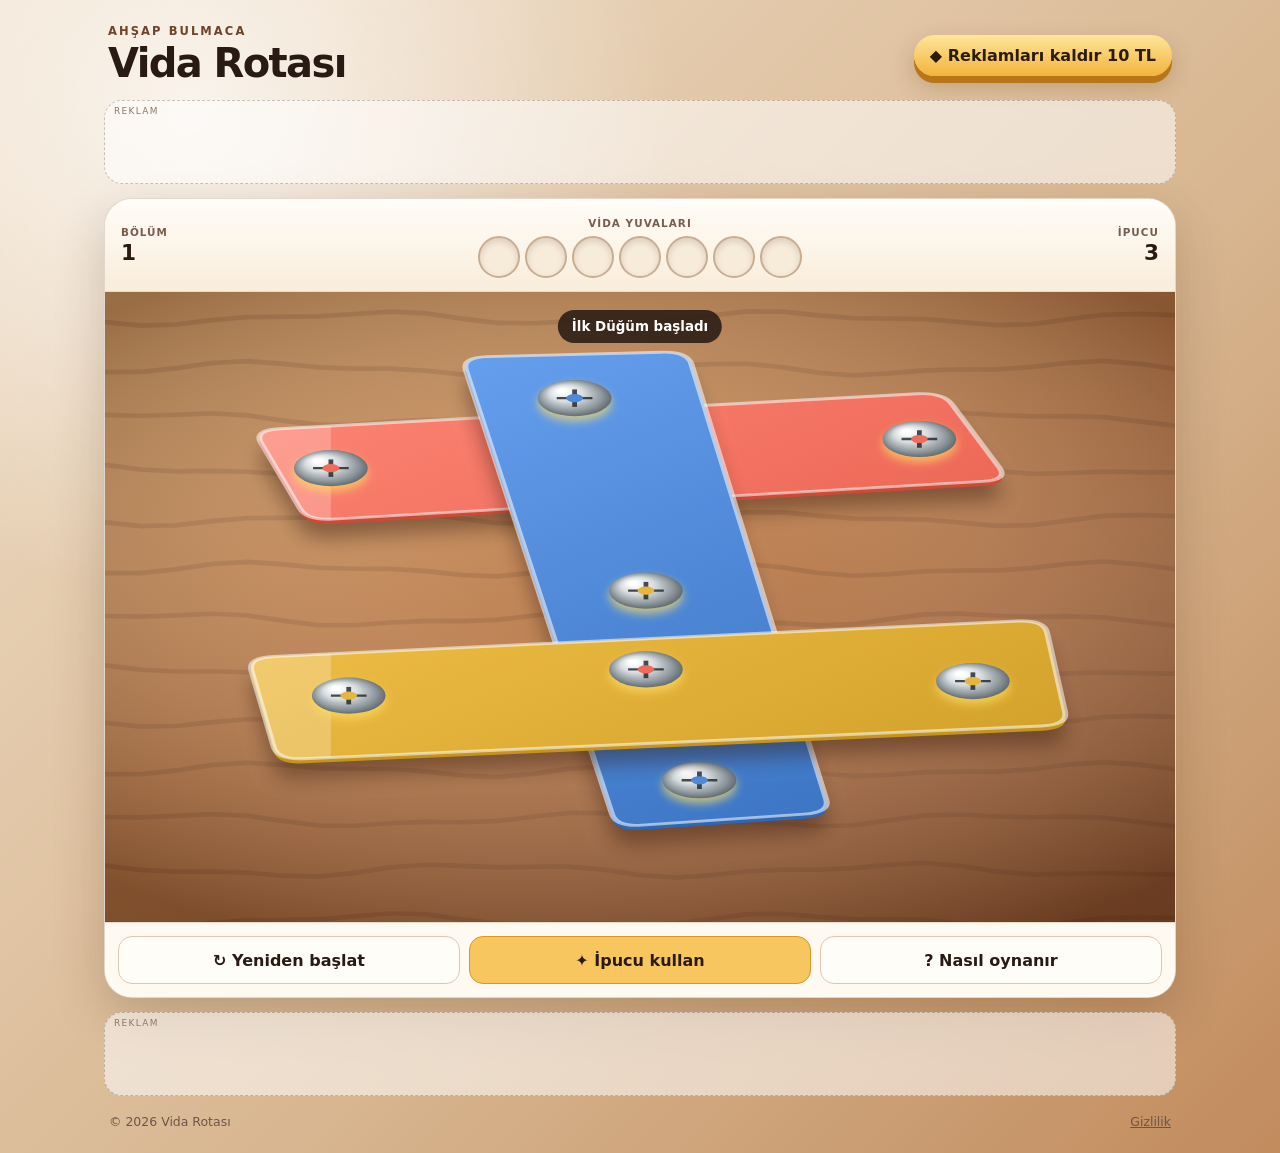
<file: index.html>
<!doctype html>
<html lang="tr">
<head>
  <meta charset="utf-8" />
  <meta
    name="viewport"
    content="width=device-width, initial-scale=1, viewport-fit=cover"
  />

  <meta name="theme-color" content="#6f4328" />

  <meta
    name="description"
    content="Vida Rotası: renkleri eşleştir, vidaları doğru sırayla sök ve parçaları serbest bırak."
  />

  <title>Vida Rotası</title>

  <link rel="manifest" href="manifest.webmanifest" />
  <link rel="stylesheet" href="style.css" />
</head>

<body>
  <div class="app" id="app">

    <header class="topbar">
      <div>
        <p class="eyebrow">AHŞAP BULMACA</p>
        <h1>Vida Rotası</h1>
      </div>

      <button
        class="premium-button"
        id="premiumButton"
        type="button"
        aria-label="Reklamları kaldır"
      >
        <span>◆</span>
        Reklamları kaldır
        <strong>10 TL</strong>
      </button>
    </header>

    <aside
      class="ad-wrap ad-top"
      data-ad-container
      aria-label="Reklam alanı"
    >
      <span class="ad-label">REKLAM</span>

      <div class="ad-placeholder">
        AdSense üst reklam alanı
      </div>

      <ins
        class="adsbygoogle"
        style="display:block"
        data-ad-client=""
        data-ad-slot=""
        data-ad-format="auto"
        data-full-width-responsive="true"
      ></ins>
    </aside>

    <main class="game-card">

      <section class="hud" aria-label="Oyun bilgileri">

        <div class="hud-item">
          <span>BÖLÜM</span>
          <strong id="levelLabel">1</strong>
        </div>

        <div class="hud-center">
          <span>VİDA YUVALARI</span>

          <div
            class="slots"
            id="slots"
            aria-label="Toplanan vidalar"
          ></div>
        </div>

        <div class="hud-item hud-right">
          <span>İPUCU</span>
          <strong id="hintCount">3</strong>
        </div>

      </section>

      <section class="canvas-shell">

        <canvas
          id="gameCanvas"
          width="900"
          height="1080"
          aria-label="Vida Rotası oyun alanı"
        ></canvas>

        <div
          class="toast"
          id="toast"
          role="status"
          aria-live="polite"
        ></div>

      </section>

      <section class="controls" aria-label="Oyun kontrolleri">

        <button
          class="control-button"
          id="restartButton"
          type="button"
        >
          <span aria-hidden="true">↻</span>
          Yeniden başlat
        </button>

        <button
          class="control-button primary"
          id="hintButton"
          type="button"
        >
          <span aria-hidden="true">✦</span>
          İpucu kullan
        </button>

        <button
          class="control-button"
          id="helpButton"
          type="button"
        >
          <span aria-hidden="true">?</span>
          Nasıl oynanır
        </button>

      </section>

    </main>

    <aside
      class="ad-wrap ad-bottom"
      data-ad-container
      aria-label="Reklam alanı"
    >
      <span class="ad-label">REKLAM</span>

      <div class="ad-placeholder">
        AdSense alt reklam alanı
      </div>

      <ins
        class="adsbygoogle"
        style="display:block"
        data-ad-client=""
        data-ad-slot=""
        data-ad-format="auto"
        data-full-width-responsive="true"
      ></ins>
    </aside>

    <footer>
      <span>
        ©️ <span id="year"></span> Vida Rotası
      </span>

      <a href="privacy.html">Gizlilik</a>
    </footer>

  </div>

  <dialog class="modal" id="resultModal">

    <div class="modal-icon" id="resultIcon">★</div>

    <h2 id="resultTitle">
      Bölüm tamamlandı
    </h2>

    <p id="resultText">
      Bütün parçaları serbest bıraktın.
    </p>

    <div
      class="stars"
      id="resultStars"
      aria-label="Bölüm yıldızları"
    >
      ★★★
    </div>

    <div class="modal-actions">

      <button
        class="modal-secondary"
        id="resultRestart"
        type="button"
      >
        Tekrar oyna
      </button>

      <button
        class="modal-primary"
        id="nextLevelButton"
        type="button"
      >
        Sonraki bölüm
      </button>

    </div>

  </dialog>

  <dialog class="modal" id="helpModal">

    <div class="modal-icon">?</div>

    <h2>Nasıl oynanır?</h2>

    <ol class="help-list">
      <li>Üstünde başka parça olmayan bir vidaya dokun.</li>
      <li>Vidalar yukarıdaki yedi yuvaya gider.</li>
      <li>Aynı renkten üç vida birikince yuvalardan silinir.</li>
      <li>Yedi yuva tamamen dolarsa bölümü kaybedersin.</li>
      <li>Tüm vidaları söküp parçaları düşürürsen kazanırsın.</li>
    </ol>

    <button
      class="modal-primary wide"
      data-close-dialog="helpModal"
      type="button"
    >
      Anladım
    </button>

  </dialog>

  <dialog class="modal" id="premiumModal">

    <div class="modal-icon">◆</div>

    <h2>Reklamları kaldır</h2>

    <p>
      Tek seferlik <strong>10 TL</strong> ödeme ile
      bu cihazda reklam alanlarını kapat.
    </p>

    <p class="small-note" id="premiumNote">
      Gerçek ödeme bağlantısı henüz ayarlanmamış.
    </p>

    <div class="modal-actions stacked">

      <button
        class="modal-primary"
        id="startPurchaseButton"
        type="button"
      >
        10 TL ile satın al
      </button>

      <button
        class="modal-secondary"
        id="demoPremiumButton"
        type="button"
      >
        Sadece test için etkinleştir
      </button>

      <button
        class="text-button"
        data-close-dialog="premiumModal"
        type="button"
      >
        Vazgeç
      </button>

    </div>

  </dialog>

  <script src="config.js"></script>
  <script src="ads.js"></script>
  <script src="game.js"></script>
</body>
</html>
</file>
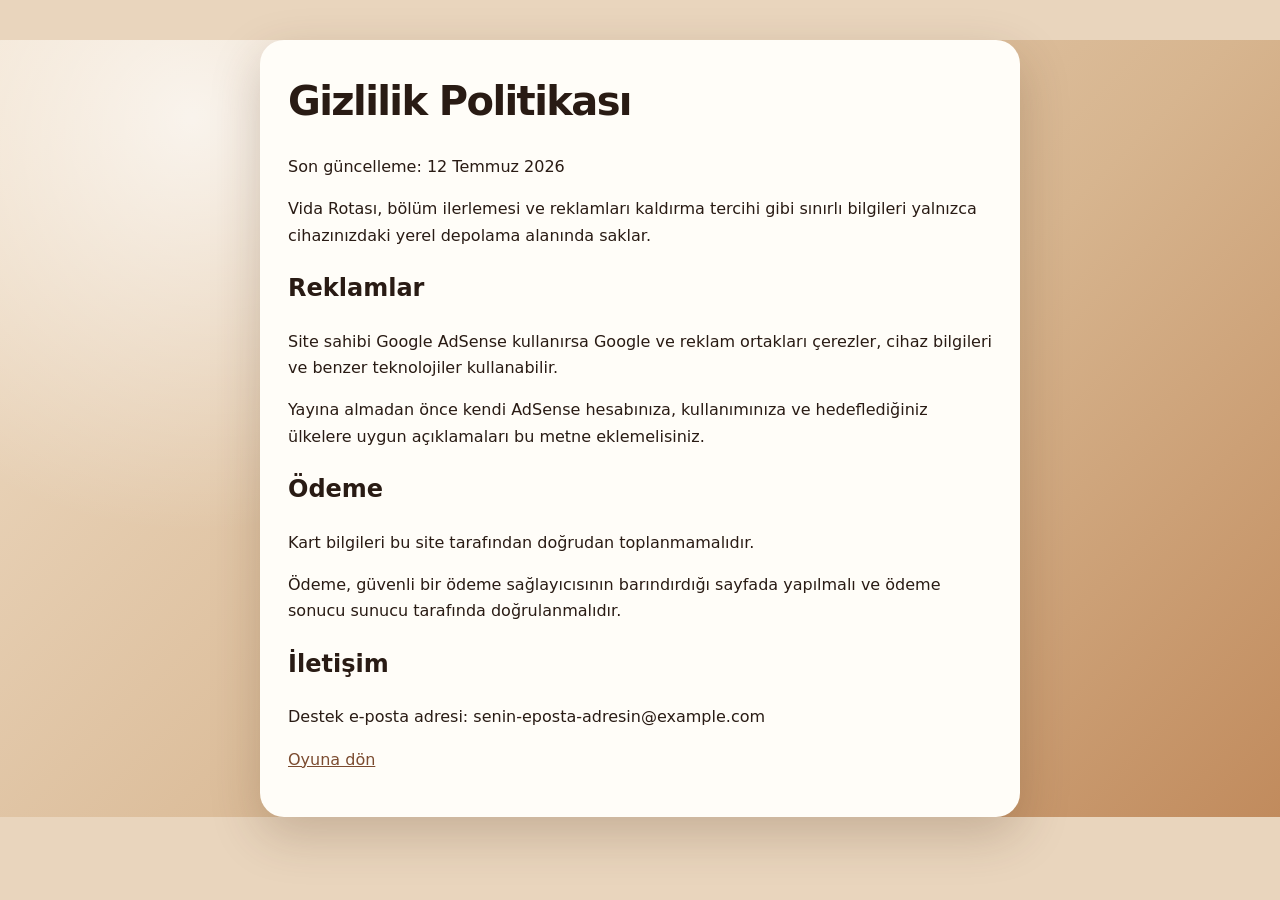
<file: privacy.html>
<!doctype html>
<html lang="tr">
<head>
  <meta charset="utf-8" />

  <meta
    name="viewport"
    content="width=device-width, initial-scale=1"
  />

  <title>
    Gizlilik Politikası | Vida Rotası
  </title>

  <link
    rel="stylesheet"
    href="style.css"
  />

  <style>
    .policy {
      max-width: 760px;
      margin: 40px auto;
      padding: 28px;

      border-radius: 24px;
      background: #fffdf8;

      box-shadow: var(--shadow);
      line-height: 1.65;
    }

    .policy h1 {
      margin-bottom: 20px;
    }

    .policy a {
      color: #7b4b2f;
    }
  </style>
</head>

<body>
  <main class="policy">

    <h1>Gizlilik Politikası</h1>

    <p>
      Son güncelleme:
      12 Temmuz 2026
    </p>

    <p>
      Vida Rotası, bölüm ilerlemesi ve
      reklamları kaldırma tercihi gibi
      sınırlı bilgileri yalnızca
      cihazınızdaki yerel depolama
      alanında saklar.
    </p>

    <h2>Reklamlar</h2>

    <p>
      Site sahibi Google AdSense
      kullanırsa Google ve reklam
      ortakları çerezler, cihaz
      bilgileri ve benzer teknolojiler
      kullanabilir.
    </p>

    <p>
      Yayına almadan önce kendi AdSense
      hesabınıza, kullanımınıza ve
      hedeflediğiniz ülkelere uygun
      açıklamaları bu metne eklemelisiniz.
    </p>

    <h2>Ödeme</h2>

    <p>
      Kart bilgileri bu site tarafından
      doğrudan toplanmamalıdır.
    </p>

    <p>
      Ödeme, güvenli bir ödeme
      sağlayıcısının barındırdığı sayfada
      yapılmalı ve ödeme sonucu sunucu
      tarafında doğrulanmalıdır.
    </p>

    <h2>İletişim</h2>

    <p>
      Destek e-posta adresi:
      senin-eposta-adresin@example.com
    </p>

    <p>
      <a href="index.html">
        Oyuna dön
      </a>
    </p>

  </main>
</body>
</html>
</file>
<file: style.css>
:root {
  --ink: #291b14;
  --muted: #785d4e;
  --cream: #fff8eb;
  --paper: #fffdf8;
  --wood-a: #d6a36d;
  --wood-b: #a9683d;
  --wood-dark: #6f4328;
  --accent: #f4b942;
  --danger: #c84545;
  --shadow: 0 18px 50px rgba(71, 39, 20, 0.22);
}

* {
  box-sizing: border-box;
}

html {
  min-height: 100%;
  background: #e9d5bd;
}

body {
  margin: 0;
  min-height: 100%;
  color: var(--ink);

  font-family:
    Inter,
    ui-rounded,
    "SF Pro Rounded",
    "Segoe UI",
    system-ui,
    sans-serif;

  background:
    radial-gradient(
      circle at 15% 10%,
      rgba(255, 255, 255, 0.72),
      transparent 32%
    ),
    linear-gradient(
      135deg,
      #f0dfc9,
      #d7b58f 60%,
      #c18b5d
    );
}

button,
a {
  -webkit-tap-highlight-color: transparent;
}

button {
  font: inherit;
}

.app {
  width: min(1100px, 100%);
  margin: 0 auto;

  padding:
    max(14px, env(safe-area-inset-top))
    14px
    max(24px, env(safe-area-inset-bottom));
}

.topbar {
  display: flex;
  align-items: center;
  justify-content: space-between;

  gap: 16px;
  padding: 10px 4px 14px;
}

.eyebrow {
  margin: 0 0 2px;
  color: var(--wood-dark);

  font-size: 0.72rem;
  font-weight: 900;
  letter-spacing: 0.18em;
}

h1 {
  margin: 0;
  font-size: clamp(1.55rem, 5vw, 2.5rem);
  letter-spacing: -0.04em;
}

.premium-button {
  border: 0;
  border-radius: 999px;
  padding: 11px 16px;

  color: #2c1c10;
  background:
    linear-gradient(
      180deg,
      #ffe59a,
      #f2b43c
    );

  box-shadow:
    0 7px 0 #b97619,
    0 10px 22px rgba(100, 58, 11, 0.25);

  font-weight: 800;
  cursor: pointer;
}

.premium-button:active {
  transform: translateY(4px);
  box-shadow: 0 3px 0 #b97619;
}

.premium-button.is-premium {
  background: #e8eadf;
  box-shadow: none;
  color: #53604f;
  cursor: default;
}

.ad-wrap {
  position: relative;
  min-height: 84px;
  margin: 0 auto 14px;

  border:
    1px dashed
    rgba(74, 47, 31, 0.28);

  border-radius: 18px;
  background: rgba(255, 255, 255, 0.54);
  overflow: hidden;

  display: grid;
  place-items: center;
}

.ad-bottom {
  margin-top: 14px;
  margin-bottom: 8px;
}

.ad-label {
  position: absolute;
  top: 5px;
  left: 9px;

  color: #8d786b;
  font-size: 0.56rem;
  letter-spacing: 0.15em;
}

.ad-placeholder {
  color: #9a8678;
  font-size: 0.82rem;
}

.adsbygoogle {
  width: 100%;
}

.game-card {
  overflow: hidden;

  border:
    1px solid
    rgba(90, 52, 25, 0.19);

  border-radius: 28px;
  background: var(--paper);
  box-shadow: var(--shadow);
}

.hud {
  display: grid;
  grid-template-columns: 90px 1fr 90px;
  align-items: center;

  gap: 10px;
  padding: 13px 16px;

  border-bottom: 1px solid #eadac8;

  background:
    linear-gradient(
      180deg,
      #fffdf8,
      #f9eddb
    );
}

.hud-item {
  display: grid;
  gap: 2px;
}

.hud-item span,
.hud-center > span {
  color: var(--muted);

  font-size: 0.65rem;
  font-weight: 900;
  letter-spacing: 0.1em;
}

.hud-item strong {
  font-size: 1.35rem;
}

.hud-right {
  text-align: right;
}

.hud-center {
  min-width: 0;
  text-align: center;
}

.slots {
  display: grid;

  grid-template-columns:
    repeat(7, minmax(20px, 42px));

  justify-content: center;
  gap: 5px;
  margin-top: 5px;
}

.slot {
  aspect-ratio: 1;

  border: 2px solid #c9ad91;
  border-radius: 50%;

  background: #f7ebd9;

  box-shadow:
    inset 0 3px 6px
    rgba(54, 28, 14, 0.14);

  display: grid;
  place-items: center;
}

.slot.filled::after {
  content: "";

  width: 70%;
  aspect-ratio: 1;

  border-radius: 50%;
  border: 2px solid rgba(255, 255, 255, 0.8);

  background: var(--screw-color);

  box-shadow:
    0 2px 0 rgba(58, 31, 18, 0.35),
    inset 0 -3px 5px rgba(0, 0, 0, 0.18);
}

.slot.clearing {
  animation: pop 0.28s ease forwards;
}

@keyframes pop {
  to {
    transform: scale(1.45);
    opacity: 0;
  }
}

.canvas-shell {
  position: relative;

  background:
    linear-gradient(
      90deg,
      rgba(255, 255, 255, 0.05),
      transparent 28%,
      rgba(65, 30, 11, 0.08)
    ),
    #9d613a;
}

canvas {
  display: block;
  width: 100%;
  height: min(70vh, 760px);
  touch-action: none;
}

.toast {
  position: absolute;
  left: 50%;
  top: 18px;

  transform: translate(-50%, -12px);

  max-width: calc(100% - 30px);
  padding: 9px 14px;

  border-radius: 999px;

  color: white;
  background: rgba(43, 28, 20, 0.88);

  font-size: 0.84rem;
  font-weight: 700;

  opacity: 0;
  pointer-events: none;

  transition: 0.2s ease;
}

.toast.show {
  opacity: 1;
  transform: translate(-50%, 0);
}

.controls {
  display: grid;
  grid-template-columns: repeat(3, 1fr);

  gap: 9px;
  padding: 13px;

  border-top: 1px solid #eadac8;
  background: #fffaf1;
}

.control-button {
  min-height: 48px;

  border: 1px solid #dec7ae;
  border-radius: 14px;

  color: var(--ink);
  background: #fffdf8;

  font-weight: 800;
  cursor: pointer;
}

.control-button.primary {
  border-color: #d89626;
  background: #f8c65f;
}

.control-button:active {
  transform: scale(0.98);
}

.control-button:disabled {
  opacity: 0.45;
  cursor: not-allowed;
}

footer {
  display: flex;
  justify-content: space-between;

  padding: 10px 5px 0;

  color: #6d5547;
  font-size: 0.78rem;
}

footer a {
  color: inherit;
}

.modal {
  width: min(430px, calc(100% - 28px));

  border: 0;
  border-radius: 24px;
  padding: 25px;

  color: var(--ink);
  background: var(--cream);

  box-shadow:
    0 24px 80px
    rgba(35, 18, 8, 0.4);

  text-align: center;
}

.modal::backdrop {
  background: rgba(38, 22, 13, 0.62);
  backdrop-filter: blur(4px);
}

.modal-icon {
  width: 62px;
  height: 62px;

  margin: 0 auto 10px;
  border-radius: 50%;

  display: grid;
  place-items: center;

  color: #3a281c;
  background: #f3bd50;

  font-size: 1.9rem;
  font-weight: 900;
}

.modal h2 {
  margin: 5px 0 8px;
}

.modal p {
  color: var(--muted);
  line-height: 1.45;
}

.small-note {
  padding: 10px;
  border-radius: 12px;

  background: #f2e4d2;
  font-size: 0.8rem;
}

.stars {
  margin: 13px 0;

  color: #edae2d;
  font-size: 2rem;
  letter-spacing: 0.15em;
}

.modal-actions {
  display: grid;
  grid-template-columns: 1fr 1fr;

  gap: 10px;
  margin-top: 18px;
}

.modal-actions.stacked {
  grid-template-columns: 1fr;
}

.modal-primary,
.modal-secondary,
.text-button {
  min-height: 46px;
  border-radius: 13px;

  font-weight: 850;
  cursor: pointer;
}

.modal-primary {
  border: 0;

  color: #2c1c10;
  background: #f2b943;

  box-shadow: 0 5px 0 #bd7d19;
}

.modal-secondary {
  border: 1px solid #d7bea4;
  background: #fffdf8;
}

.text-button {
  border: 0;
  background: transparent;
  color: var(--muted);
}

.wide {
  width: 100%;
  margin-top: 12px;
}

.help-list {
  padding-left: 1.4rem;

  text-align: left;
  color: #664c3d;
  line-height: 1.6;
}

@media (max-width: 700px) {
  .topbar {
    align-items: flex-start;
  }

  .premium-button {
    max-width: 170px;
    padding: 9px 12px;
    font-size: 0.76rem;
  }

  .hud {
    grid-template-columns: 60px 1fr 60px;
    padding-inline: 8px;
  }

  .slots {
    gap: 3px;
  }

  .controls {
    grid-template-columns: 1fr 1fr;
  }

  .control-button:last-child {
    grid-column: 1 / -1;
  }
}

@media (max-width: 410px) {
  .premium-button strong {
    display: block;
  }

  .ad-wrap {
    min-height: 70px;
  }

  canvas {
    height: 62vh;
  }
}

@media (prefers-reduced-motion: reduce) {
  *,
  *::before,
  *::after {
    scroll-behavior: auto !important;
    animation-duration: 0.01ms !important;
    transition-duration: 0.01ms !important;
  }
}
</file>
